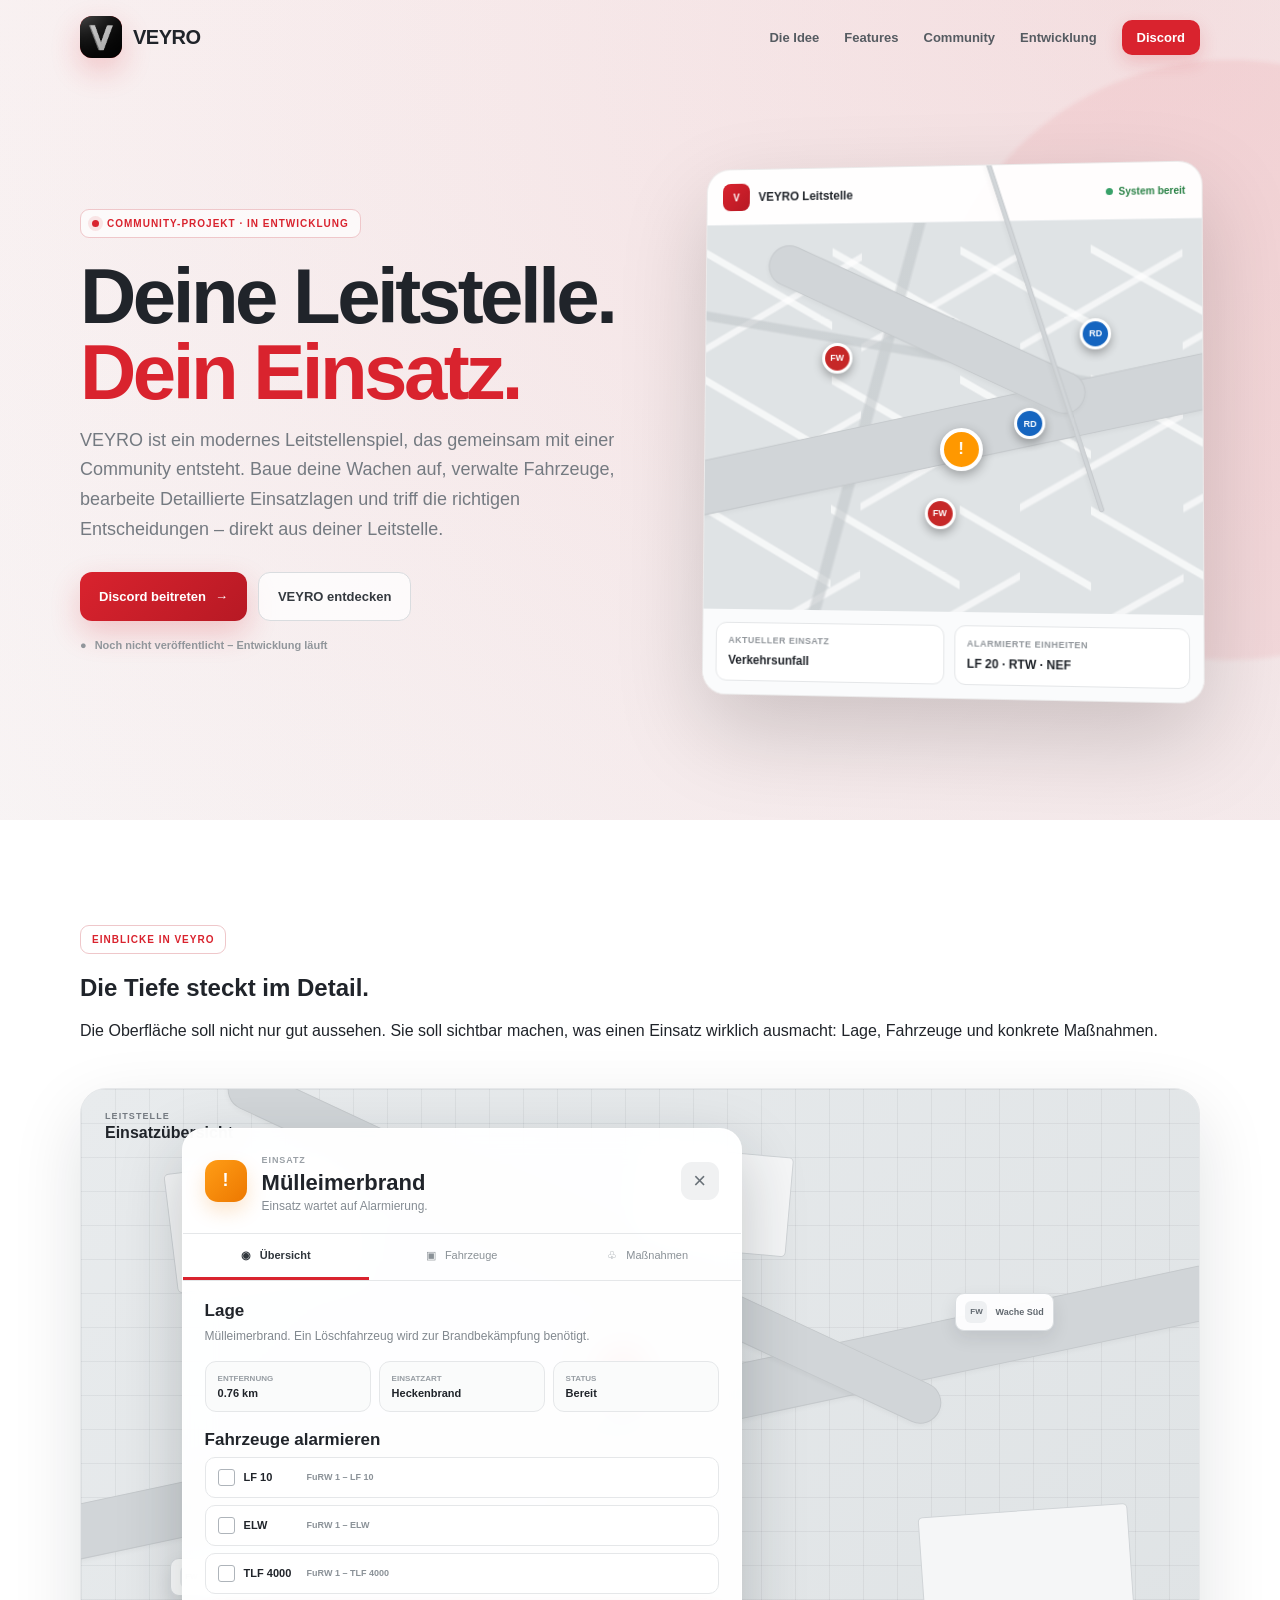
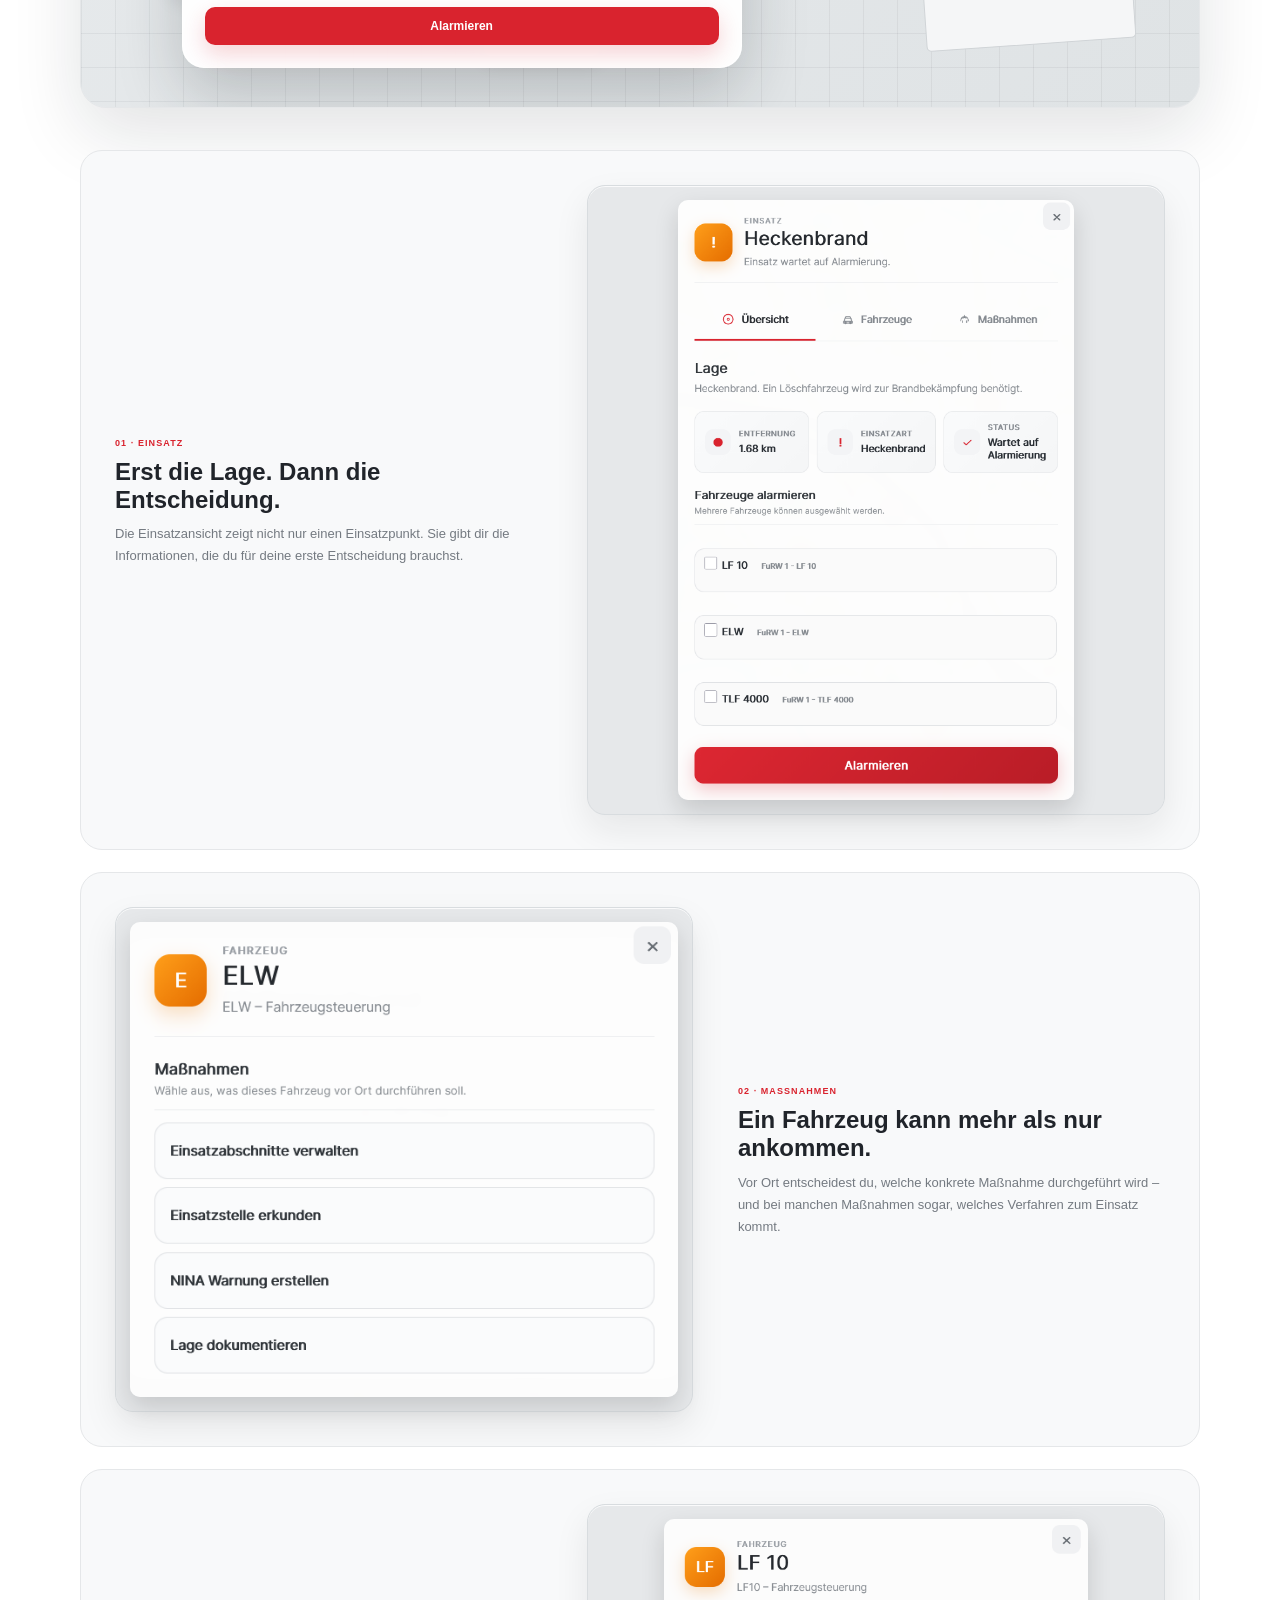
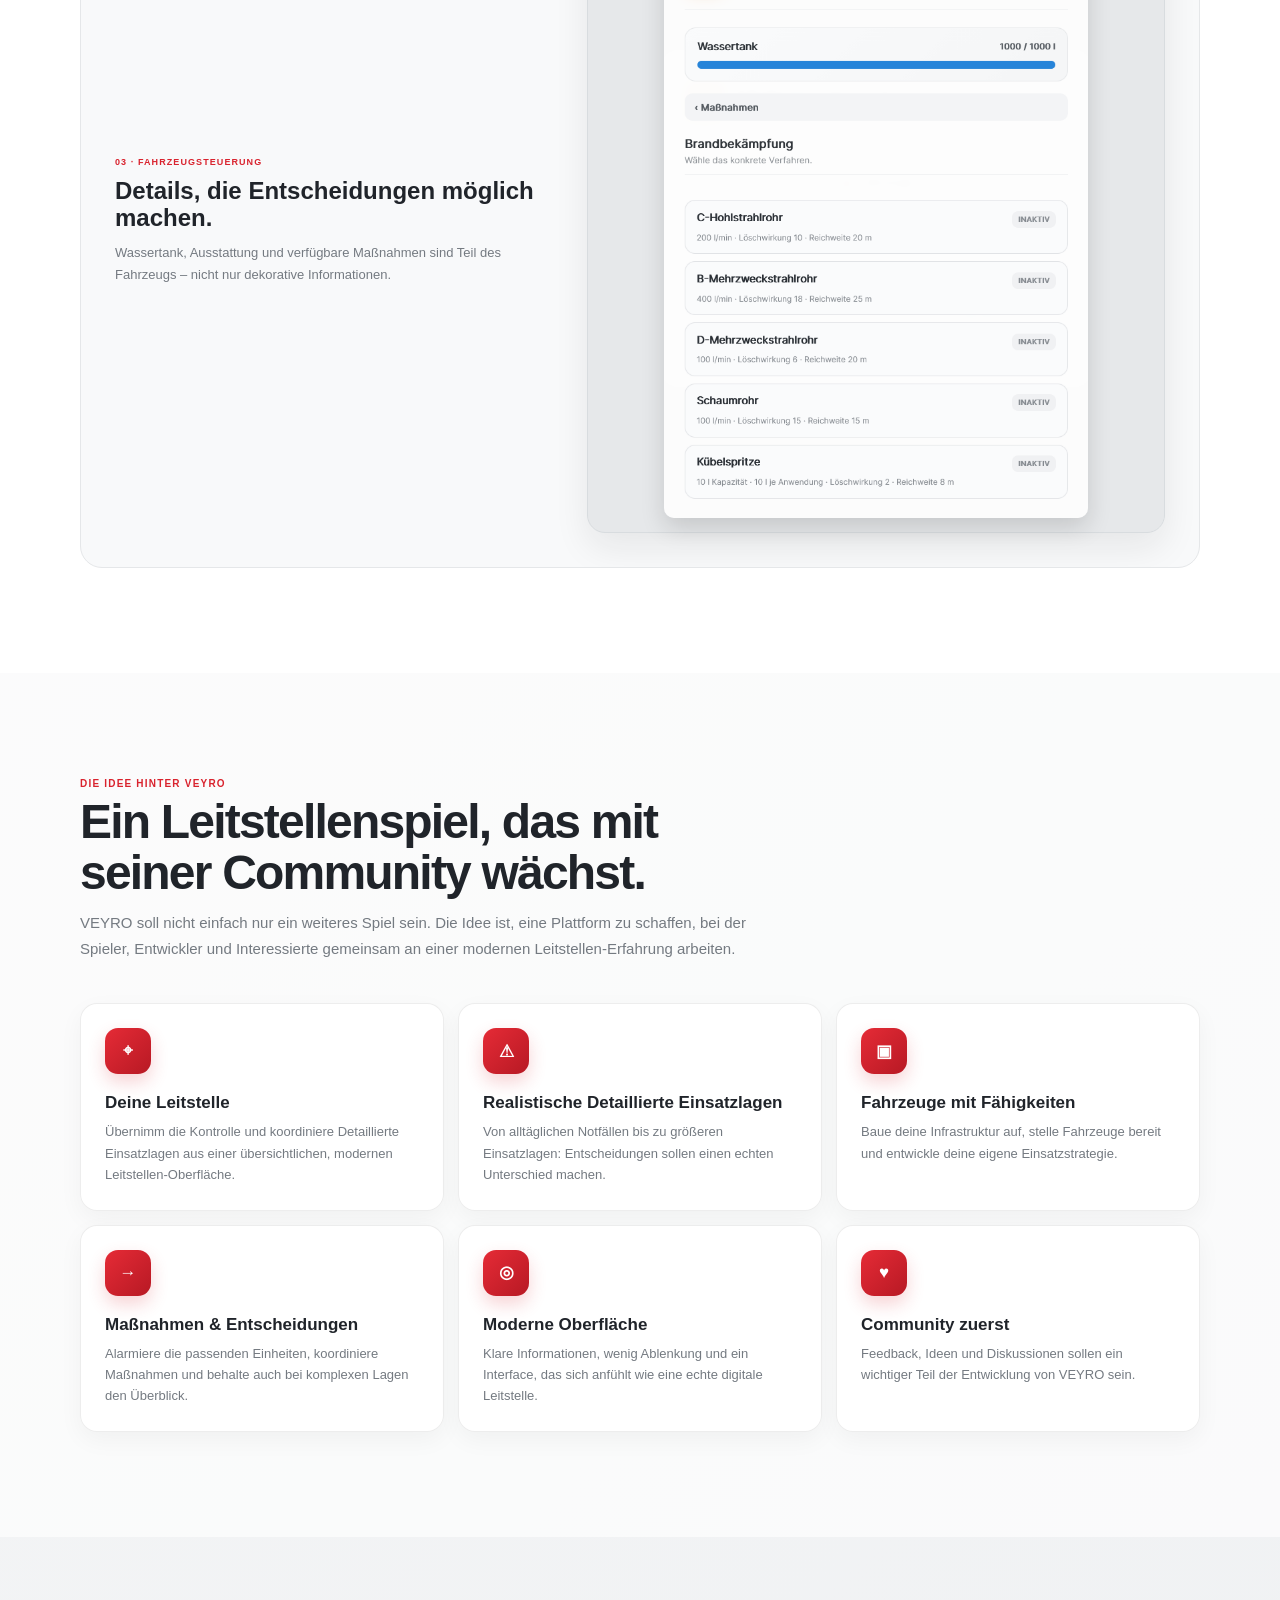
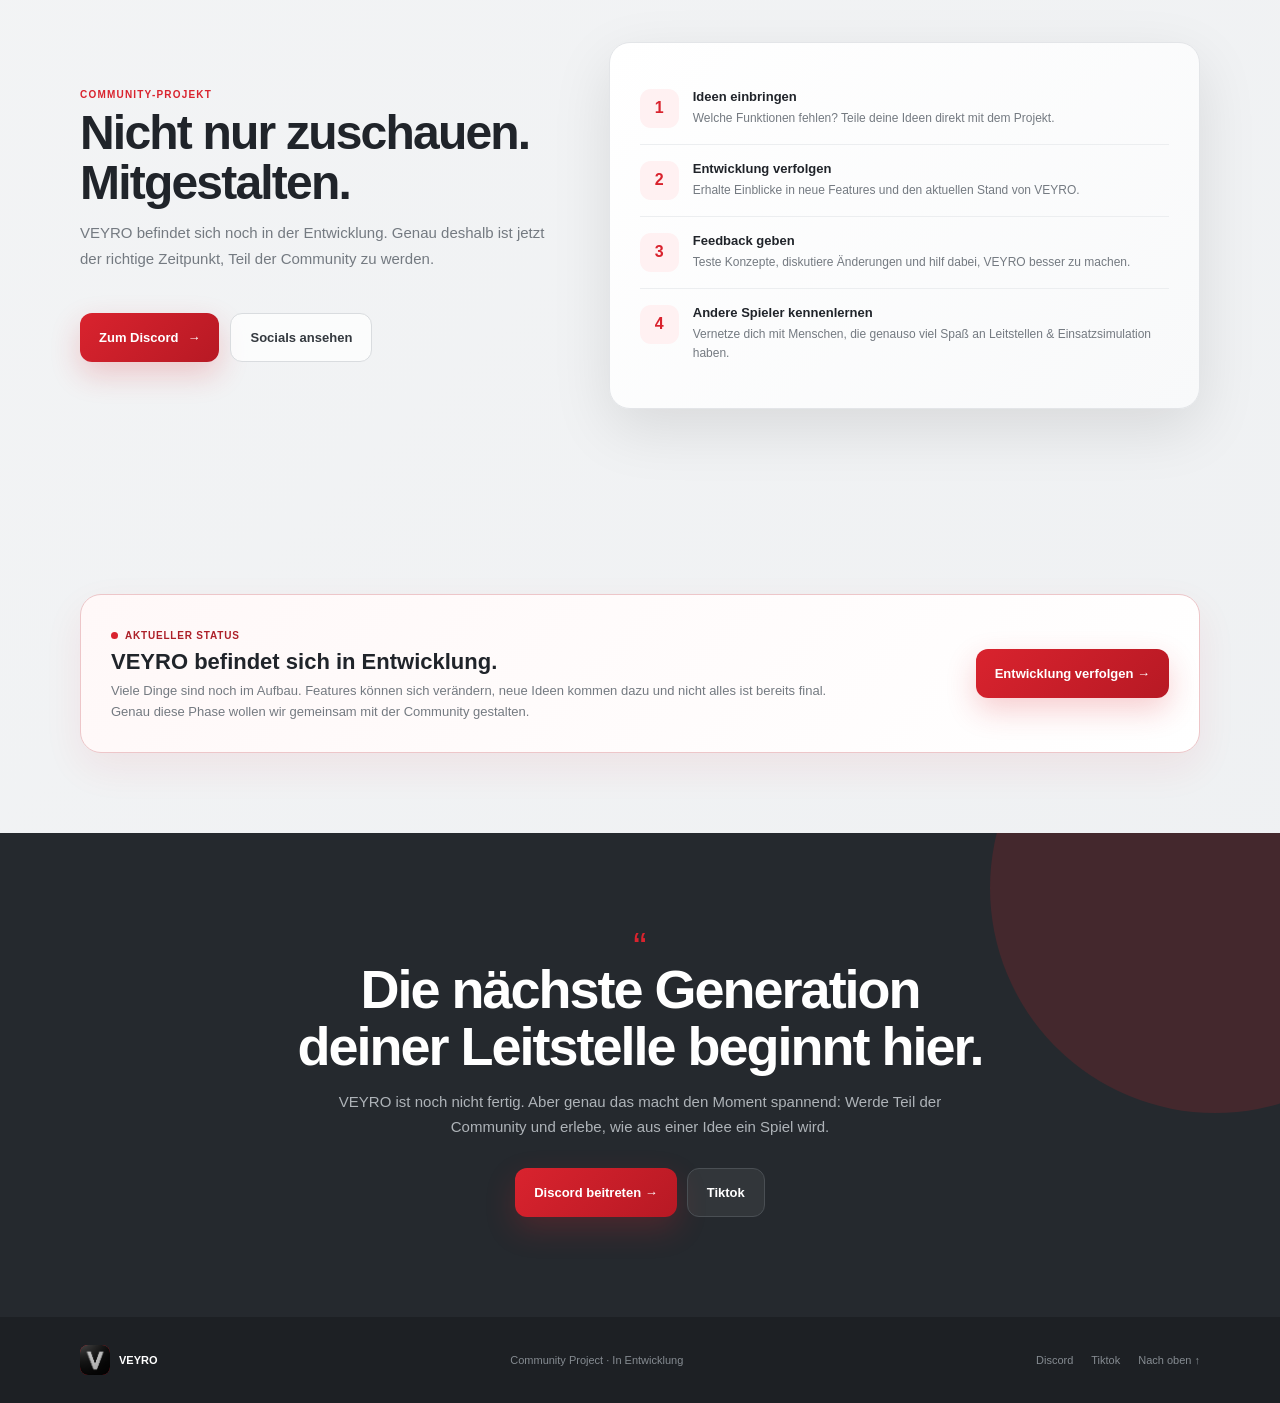
<file: index.html>
<!DOCTYPE html>
<html lang="de">
<head>
    <meta charset="UTF-8">
    <meta name="viewport" content="width=device-width, initial-scale=1.0">
    <meta name="description" content="VEYRO – ein Community-Projekt rund um ein modernes Leitstellenspiel. Noch in Entwicklung. Werde Teil der Community.">
    <meta name="theme-color" content="#d9232e">
    <title>VEYRO – Dein Einsatz. Deine Leitstelle.</title>

    <link rel="stylesheet" href="style.css">

<link rel="manifest" href="./manifest.json">

<meta name="theme-color" content="#111111">

<link rel="icon" href="./icons/icon-192.png">

</head>

<body>

    <!-- NAVIGATION -->
    <header class="navbar" id="navbar">
        <div class="container nav-inner">
            <a class="brand" href="#start" aria-label="VEYRO Startseite">
                <!-- Lege dein Logo als assets/veyro-logo.png ab -->
                <img class="brand-logo" src="assets/veyro-logo.png" alt="VEYRO Logo"
                     onerror="this.style.display='none';this.nextElementSibling.style.display='grid';">
                <span class="brand-logo brand-fallback" style="display:none;">V</span>
                <span class="brand-name">VEYRO</span>
            </a>

            <button class="nav-toggle" id="navToggle" aria-label="Menü öffnen" aria-expanded="false">☰</button>

            <nav class="nav-links" id="navLinks">
                <a href="#idee">Die Idee</a>
                <a href="#features">Features</a>
                <a href="#community">Community</a>
                <a href="#status">Entwicklung</a>
                <a class="nav-discord" href="https://discord.gg/TcWwrp8ya" target="_blank" rel="noopener">Discord</a>
            </nav>
        </div>
    </header>

    <main id="start">

        <!-- HERO -->
        <section class="hero">
            <div class="container hero-grid">
                <div class="reveal">
                    <div class="eyebrow">
                        <span class="eyebrow-dot"></span>
                        Community-Projekt · In Entwicklung
                    </div>

                    <h1>Deine Leitstelle.<br><span>Dein Einsatz.</span></h1>

                    <p class="hero-text">
                        VEYRO ist ein modernes Leitstellenspiel, das gemeinsam mit einer
                        Community entsteht. Baue deine Wachen auf, verwalte Fahrzeuge,
                        bearbeite Detaillierte Einsatzlagen und triff die richtigen Entscheidungen – direkt
                        aus deiner Leitstelle.
                    </p>

                    <div class="hero-actions">
                        <a class="primary-button" href="https://discord.gg/TcWwrp8ya" target="_blank" rel="noopener">
                            Discord beitreten <span>→</span>
                        </a>
                        <a class="secondary-button" href="#idee">
                            VEYRO entdecken
                        </a>
                    </div>

                    <div class="hero-note">
                        <span>●</span>
                        Noch nicht veröffentlicht – Entwicklung läuft
                    </div>
                </div>

                <!-- Visuelle Spielvorschau -->
                <div class="dashboard-wrap reveal">
                    <div class="dashboard">
                        <div class="dashboard-top">
                            <div class="dashboard-title">
                                <div class="mini-icon">V</div>
                                VEYRO Leitstelle
                            </div>
                            <div class="online"><i></i> System bereit</div>
                        </div>

                        <div class="map">
                            <div class="map-road road-1"></div>
                            <div class="map-road road-2"></div>
                            <div class="map-road road-3"></div>

                            <div class="map-marker fire m1">FW</div>
                            <div class="map-marker rescue m2">RD</div>
                            <div class="map-marker fire m3">FW</div>
                            <div class="map-marker rescue m4">RD</div>
                            <div class="incident">!</div>
                        </div>

                        <div class="dashboard-bottom">
                            <div class="dash-card">
                                <small>Aktueller Einsatz</small>
                                <strong>Verkehrsunfall</strong>
                            </div>
                            <div class="dash-card">
                                <small>Alarmierte Einheiten</small>
                                <strong>LF 20 · RTW · NEF</strong>
                            </div>
                        </div>
                    </div>
                </div>
            </div>
        </section>

<section class="product-showcase section" id="einblicke">
  <div class="container">
    <div class="section-heading reveal">
      <span class="eyebrow">EINBLICKE IN VEYRO</span>
      <h2>Die Tiefe steckt im Detail.</h2>
      <p>Die Oberfläche soll nicht nur gut aussehen. Sie soll sichtbar machen, was einen Einsatz wirklich ausmacht: Lage, Fahrzeuge und konkrete Maßnahmen.</p>
    </div>

    <div class="control-preview reveal">
      <div class="control-map">
        <div class="map-grid"></div>
        <div class="map-road road-1"></div>
        <div class="map-road road-2"></div>
        <div class="map-block block-1"></div>
        <div class="map-block block-2"></div>
        <div class="map-block block-3"></div>

        <div class="station station-a"><b>FW</b><span>Wache Nord</span></div>
        <div class="station station-b"><b>FW</b><span>Wache Süd</span></div>
        <div class="station station-c"><b>RW</b><span>Rettungswache</span></div>

        <div class="map-incident">
          <span>!</span>
          <strong>Heckenbrand</strong>
          <small>0.76 km</small>
        </div>

        <div class="map-caption">
          <span>LEITSTELLE</span>
          <strong>Einsatzübersicht</strong>
        </div>
      </div>

      <div class="control-window">
        <div class="window-head">
          <div class="window-icon">!</div>
          <div>
            <span>EINSATZ</span>
            <h3>Mülleimerbrand</h3>
            <p>Einsatz wartet auf Alarmierung.</p>
          </div>
          <button aria-label="Fenster schließen">×</button>
        </div>

        <div class="window-tabs">
          <b>◉ &nbsp; Übersicht</b>
          <span>▣ &nbsp; Fahrzeuge</span>
          <span>♧ &nbsp; Maßnahmen</span>
        </div>

        <div class="window-body">
          <div class="window-section-title">Lage</div>
          <p>Mülleimerbrand. Ein Löschfahrzeug wird zur Brandbekämpfung benötigt.</p>

          <div class="mini-stats">
            <div><small>ENTFERNUNG</small><strong>0.76 km</strong></div>
            <div><small>EINSATZART</small><strong>Heckenbrand</strong></div>
            <div><small>STATUS</small><strong>Bereit</strong></div>
          </div>

          <div class="window-section-title compact">Fahrzeuge alarmieren</div>
          <div class="vehicle-row"><i></i><strong>LF 10</strong><small>FuRW 1 – LF 10</small></div>
          <div class="vehicle-row"><i></i><strong>ELW</strong><small>FuRW 1 – ELW</small></div>
          <div class="vehicle-row"><i></i><strong>TLF 4000</strong><small>FuRW 1 – TLF 4000</small></div>
          <div class="alarm-button">Alarmieren</div>
        </div>
      </div>
    </div>

    <div class="screenshot-grid">
      <article class="screen-card reveal">
        <div class="screen-copy">
          <span>01 · EINSATZ</span>
          <h3>Erst die Lage. Dann die Entscheidung.</h3>
          <p>Die Einsatzansicht zeigt nicht nur einen Einsatzpunkt. Sie gibt dir die Informationen, die du für deine erste Entscheidung brauchst.</p>
        </div>
        <div class="screen-frame">
          <img src="assets/veyro-einsatz.png" alt="VEYRO Einsatzansicht mit Heckenbrand und Fahrzeugauswahl" loading="lazy">
        </div>
      </article>

      <article class="screen-card reverse reveal">
        <div class="screen-copy">
          <span>02 · MASSNAHMEN</span>
          <h3>Ein Fahrzeug kann mehr als nur ankommen.</h3>
          <p>Vor Ort entscheidest du, welche konkrete Maßnahme durchgeführt wird – und bei manchen Maßnahmen sogar, welches Verfahren zum Einsatz kommt.</p>
        </div>
        <div class="screen-frame">
          <img src="assets/veyro-massnahmen.png" alt="VEYRO Maßnahmenansicht des LF 20 mit verschiedenen Löschverfahren" loading="lazy">
        </div>
      </article>

      <article class="screen-card reveal">
        <div class="screen-copy">
          <span>03 · FAHRZEUGSTEUERUNG</span>
          <h3>Details, die Entscheidungen möglich machen.</h3>
          <p>Wassertank, Ausstattung und verfügbare Maßnahmen sind Teil des Fahrzeugs – nicht nur dekorative Informationen.</p>
        </div>
        <div class="screen-frame">
          <img src="assets/veyro-fahrzeug.png" alt="VEYRO Fahrzeugsteuerung des LF 20" loading="lazy">
        </div>
      </article>
    </div>
  </div>
</section>


        <!-- IDEE -->
        <section class="white-section" id="idee">
            <div class="container">
                <div class="section-header reveal">
                    <span class="section-kicker">Die Idee hinter VEYRO</span>
                    <h2>Ein Leitstellenspiel, das mit seiner Community wächst.</h2>
                    <p>
                        VEYRO soll nicht einfach nur ein weiteres Spiel sein. Die Idee ist,
                        eine Plattform zu schaffen, bei der Spieler, Entwickler und
                        Interessierte gemeinsam an einer modernen Leitstellen-Erfahrung
                        arbeiten.
                    </p>
                </div>

                <div class="feature-grid" id="features">
                    <article class="feature-card reveal">
                        <div class="feature-icon">⌖</div>
                        <h3>Deine Leitstelle</h3>
                        <p>
                            Übernimm die Kontrolle und koordiniere Detaillierte Einsatzlagen aus einer
                            übersichtlichen, modernen Leitstellen-Oberfläche.
                        </p>
                    </article>

                    <article class="feature-card reveal">
                        <div class="feature-icon">⚠</div>
                        <h3>Realistische Detaillierte Einsatzlagen</h3>
                        <p>
                            Von alltäglichen Notfällen bis zu größeren Einsatzlagen:
                            Entscheidungen sollen einen echten Unterschied machen.
                        </p>
                    </article>

                    <article class="feature-card reveal">
                        <div class="feature-icon">▣</div>
                        <h3>Fahrzeuge mit Fähigkeiten</h3>
                        <p>
                            Baue deine Infrastruktur auf, stelle Fahrzeuge bereit und
                            entwickle deine eigene Einsatzstrategie.
                        </p>
                    </article>

                    <article class="feature-card reveal">
                        <div class="feature-icon">→</div>
                        <h3>Maßnahmen & Entscheidungen</h3>
                        <p>
                            Alarmiere die passenden Einheiten, koordiniere Maßnahmen und
                            behalte auch bei komplexen Lagen den Überblick.
                        </p>
                    </article>

                    <article class="feature-card reveal">
                        <div class="feature-icon">◎</div>
                        <h3>Moderne Oberfläche</h3>
                        <p>
                            Klare Informationen, wenig Ablenkung und ein Interface, das
                            sich anfühlt wie eine echte digitale Leitstelle.
                        </p>
                    </article>

                    <article class="feature-card reveal">
                        <div class="feature-icon">♥</div>
                        <h3>Community zuerst</h3>
                        <p>
                            Feedback, Ideen und Diskussionen sollen ein wichtiger Teil
                            der Entwicklung von VEYRO sein.
                        </p>
                    </article>
                </div>
            </div>
        </section>

        <!-- COMMUNITY -->
        <section id="community">
            <div class="container community-grid">
                <div class="reveal">
                    <div class="section-header">
                        <span class="section-kicker">Community-Projekt</span>
                        <h2>Nicht nur zuschauen. Mitgestalten.</h2>
                        <p>
                            VEYRO befindet sich noch in der Entwicklung. Genau deshalb ist
                            jetzt der richtige Zeitpunkt, Teil der Community zu werden.
                        </p>
                    </div>

                    <div class="hero-actions">
                        <a class="primary-button" href="https://discord.gg/TcWwrp8ya" target="_blank" rel="noopener">
                            Zum Discord <span>→</span>
                        </a>
                        <a class="secondary-button" href="https://www.tiktok.com/@veyro.leitstelle" target="_blank" rel="noopener">
                            Socials ansehen
                        </a>
                    </div>
                </div>

                <div class="community-panel reveal">
                    <div class="community-row">
                        <div class="community-row-icon">1</div>
                        <div>
                            <strong>Ideen einbringen</strong>
                            <span>Welche Funktionen fehlen? Teile deine Ideen direkt mit dem Projekt.</span>
                        </div>
                    </div>

                    <div class="community-row">
                        <div class="community-row-icon">2</div>
                        <div>
                            <strong>Entwicklung verfolgen</strong>
                            <span>Erhalte Einblicke in neue Features und den aktuellen Stand von VEYRO.</span>
                        </div>
                    </div>

                    <div class="community-row">
                        <div class="community-row-icon">3</div>
                        <div>
                            <strong>Feedback geben</strong>
                            <span>Teste Konzepte, diskutiere Änderungen und hilf dabei, VEYRO besser zu machen.</span>
                        </div>
                    </div>

                    <div class="community-row">
                        <div class="community-row-icon">4</div>
                        <div>
                            <strong>Andere Spieler kennenlernen</strong>
                            <span>Vernetze dich mit Menschen, die genauso viel Spaß an Leitstellen & Einsatzsimulation haben.</span>
                        </div>
                    </div>
                </div>
            </div>
        </section>

        <!-- ENTWICKLUNGSSTATUS -->
        <section class="status-section" id="status">
            <div class="container">
                <div class="status-card reveal">
                    <div>
                        <div class="status-label">Aktueller Status</div>
                        <h3>VEYRO befindet sich in Entwicklung.</h3>
                        <p>
                            Viele Dinge sind noch im Aufbau. Features können sich verändern,
                            neue Ideen kommen dazu und nicht alles ist bereits final.
                            Genau diese Phase wollen wir gemeinsam mit der Community gestalten.
                        </p>
                    </div>

                    <a class="primary-button" href="https://discord.gg/TcWwrp8ya" target="_blank" rel="noopener">
                        Entwicklung verfolgen →
                    </a>
                </div>
            </div>
        </section>

        <!-- QUOTE / CTA -->
        <section class="cta">
            <div class="container cta-inner reveal">
                <div class="quote-mark">“</div>
                <h2>Die nächste Generation deiner Leitstelle beginnt hier.</h2>
                <p>
                    VEYRO ist noch nicht fertig. Aber genau das macht den Moment spannend:
                    Werde Teil der Community und erlebe, wie aus einer Idee ein Spiel wird.
                </p>

                <div class="cta-actions">
                    <a class="primary-button" href="https://discord.gg/TcWwrp8ya" target="_blank" rel="noopener">
                        Discord beitreten →
                    </a>
                    <a class="secondary-button" href="https://www.tiktok.com/@veyro.leitstelle" target="_blank" rel="noopener">
                        Tiktok
                    </a>
                </div>
            </div>
        </section>
    </main>

    <!-- FOOTER -->
    <footer>
        <div class="container footer-inner">
            <div class="footer-brand">
                <img class="brand-logo" src="assets/veyro-logo.png" alt="VEYRO Logo"
                     onerror="this.style.display='none';">
                VEYRO
            </div>

            <div>Community Project · In Entwicklung</div>

            <div class="footer-links">
                <a href="https://discord.gg/TcWwrp8ya" target="_blank" rel="noopener">Discord</a>
                <a href="https://www.tiktok.com/@veyro.leitstelle" target="_blank" rel="noopener">Tiktok</a>
                <a href="#start">Nach oben ↑</a>
            </div>
        </div>
    </footer>
 

        <script
        src="script.js"
    ></script>

    <script>
  if ("serviceWorker" in navigator) {
    window.addEventListener("load", () => {
      navigator.serviceWorker.register("./sw.js")
        .then(() => console.log("Service Worker registriert"))
        .catch(err => console.error("Service Worker Fehler:", err));
    });
  }
</script>
</body>
</html>
</file>
<file: style.css>
* { box-sizing: border-box; }

        :root {
            --red: #d9232e;
            --red-dark: #b71924;
            --red-light: #fff1f2;
            --text: #20242a;
            --muted: #747a81;
            --border: #e5e7e9;
            --surface: rgba(255,255,255,.92);
            --surface-solid: #fff;
            --bg: #f3f4f6;
            --shadow: 0 20px 60px rgba(0,0,0,.10);
            --shadow-red: 0 12px 30px rgba(217,35,46,.22);
        }

        html { scroll-behavior: smooth; }

        body {
            margin: 0;
            font-family: Inter, Arial, Helvetica, sans-serif;
            color: var(--text);
            background:
                radial-gradient(circle at 90% 0%, rgba(211,31,43,.12), transparent 28%),
                linear-gradient(135deg, #fafafa, #eef0f2);
            overflow-x: hidden;
        }

        a { color: inherit; text-decoration: none; }
        button { font: inherit; }

        .container {
            width: min(1120px, calc(100% - 40px));
            margin: 0 auto;
        }

        /* NAVIGATION */
        .navbar {
            position: fixed;
            top: 0;
            left: 0;
            right: 0;
            z-index: 1000;
            padding: 16px 0;
            transition: .25s ease;
        }

        .navbar.scrolled {
            padding: 10px 0;
            background: rgba(255,255,255,.84);
            border-bottom: 1px solid rgba(0,0,0,.06);
            backdrop-filter: blur(16px);
            box-shadow: 0 8px 30px rgba(0,0,0,.06);
        }

        .nav-inner {
            display: flex;
            align-items: center;
            justify-content: space-between;
            gap: 20px;
        }

        .brand {
            display: inline-flex;
            align-items: center;
            gap: 11px;
            font-weight: 900;
            letter-spacing: -.5px;
        }

        .brand-logo {
            width: 42px;
            height: 42px;
            border-radius: 12px;
            object-fit: contain;
            background: linear-gradient(135deg, var(--red), var(--red-dark));
            box-shadow: var(--shadow-red);
        }

        .brand-fallback {
            display: grid;
            place-items: center;
            color: white;
            font-size: 15px;
            font-weight: 900;
        }

        .brand-name { font-size: 20px; }

        .nav-links {
            display: flex;
            align-items: center;
            gap: 25px;
            color: #555b61;
            font-size: 13px;
            font-weight: 750;
        }

        .nav-links a { transition: color .15s ease; }
        .nav-links a:hover { color: var(--red); }

        .nav-discord {
            padding: 10px 15px;
            border-radius: 10px;
            background: var(--red);
            color: white !important;
            box-shadow: 0 7px 18px rgba(217,35,46,.18);
        }

        .nav-toggle {
            display: none;
            border: 0;
            background: #fff;
            border-radius: 10px;
            width: 42px;
            height: 42px;
            cursor: pointer;
            box-shadow: 0 5px 18px rgba(0,0,0,.08);
        }

        /* HERO */
        .hero {
            position: relative;
            min-height: 820px;
            display: flex;
            align-items: center;
            padding: 130px 0 90px;
            overflow: hidden;
        }

        .hero::before {
            content: "";
            position: absolute;
            width: 600px;
            height: 600px;
            right: -250px;
            top: 60px;
            border-radius: 50%;
            background: rgba(217,35,46,.07);
            filter: blur(2px);
        }

        .hero-grid {
            position: relative;
            z-index: 2;
            display: grid;
            grid-template-columns: 1.05fr .95fr;
            align-items: center;
            gap: 65px;
        }

        .eyebrow {
            display: inline-flex;
            align-items: center;
            gap: 8px;
            padding: 8px 11px;
            border: 1px solid #efc7ca;
            border-radius: 9px;
            background: rgba(255,255,255,.7);
            color: var(--red);
            font-size: 10px;
            font-weight: 850;
            letter-spacing: 1px;
            text-transform: uppercase;
        }

        .eyebrow-dot {
            width: 7px;
            height: 7px;
            border-radius: 50%;
            background: var(--red);
            box-shadow: 0 0 0 4px rgba(217,35,46,.10);
        }

        .hero h1 {
            margin: 20px 0 15px;
            max-width: 680px;
            font-size: clamp(48px, 7vw, 78px);
            line-height: .98;
            letter-spacing: -3.5px;
            font-weight: 900;
        }

        .hero h1 span { color: var(--red); }

        .hero-text {
            max-width: 610px;
            margin: 0 0 28px;
            color: var(--muted);
            font-size: 18px;
            line-height: 1.65;
        }

        .hero-actions {
            display: flex;
            flex-wrap: wrap;
            gap: 11px;
        }

        .primary-button,
        .secondary-button {
            display: inline-flex;
            align-items: center;
            justify-content: center;
            gap: 9px;
            min-height: 49px;
            padding: 13px 19px;
            border-radius: 12px;
            font-size: 13px;
            font-weight: 850;
            cursor: pointer;
            transition: transform .15s ease, box-shadow .15s ease, background .15s ease;
        }

        .primary-button {
            border: 0;
            background: linear-gradient(135deg, var(--red), var(--red-dark));
            color: white;
            box-shadow: var(--shadow-red);
        }

        .primary-button:hover {
            transform: translateY(-2px);
            box-shadow: 0 16px 32px rgba(217,35,46,.27);
        }

        .secondary-button {
            border: 1px solid #d9dcdf;
            background: rgba(255,255,255,.75);
            color: #34393f;
        }

        .secondary-button:hover {
            transform: translateY(-2px);
            background: white;
        }

        .hero-note {
            display: flex;
            align-items: center;
            gap: 8px;
            margin-top: 18px;
            color: #91969b;
            font-size: 11px;
            font-weight: 650;
        }

        /* HERO MOCKUP */
        .dashboard-wrap {
            position: relative;
            perspective: 1200px;
        }

        .dashboard {
            position: relative;
            overflow: hidden;
            border: 1px solid rgba(0,0,0,.08);
            border-radius: 24px;
            background: rgba(255,255,255,.94);
            box-shadow: 0 35px 90px rgba(0,0,0,.17);
            transform: rotateY(-5deg) rotateX(2deg);
            transition: transform .5s ease;
        }

        .dashboard:hover { transform: rotateY(0) rotateX(0); }

        .dashboard-top {
            display: flex;
            align-items: center;
            justify-content: space-between;
            padding: 14px 16px;
            border-bottom: 1px solid #eceef0;
        }

        .dashboard-title {
            display: flex;
            align-items: center;
            gap: 9px;
            font-size: 12px;
            font-weight: 850;
        }

        .mini-icon {
            display: grid;
            place-items: center;
            width: 28px;
            height: 28px;
            border-radius: 8px;
            background: linear-gradient(135deg, var(--red), var(--red-dark));
            color: white;
            font-size: 10px;
            font-weight: 900;
        }

        .online {
            display: inline-flex;
            align-items: center;
            gap: 6px;
            color: #288044;
            font-size: 10px;
            font-weight: 800;
        }

        .online i {
            width: 7px;
            height: 7px;
            border-radius: 50%;
            background: #38a169;
        }

        .map {
            position: relative;
            height: 390px;
            background:
                linear-gradient(30deg, transparent 47%, rgba(255,255,255,.7) 48%, rgba(255,255,255,.7) 51%, transparent 52%),
                linear-gradient(150deg, transparent 48%, rgba(255,255,255,.65) 49%, rgba(255,255,255,.65) 51%, transparent 52%),
                #dfe3e5;
            background-size: 130px 130px, 160px 160px, auto;
        }

        .map::after {
            content: "";
            position: absolute;
            inset: 0;
            background:
                linear-gradient(105deg, transparent 35%, rgba(194,199,202,.8) 35.5%, rgba(194,199,202,.8) 37%, transparent 37.5%),
                linear-gradient(10deg, transparent 61%, rgba(194,199,202,.8) 61.5%, rgba(194,199,202,.8) 63%, transparent 63.5%);
            opacity: .75;
        }

        .map-road {
            position: absolute;
            z-index: 2;
            height: 5px;
            border-radius: 99px;
            background: rgba(255,255,255,.85);
            box-shadow: 0 1px 2px rgba(0,0,0,.08);
            transform: rotate(-24deg);
        }

        .road-1 { width: 125%; left: -15%; top: 45%; }
        .road-2 { width: 100%; left: 10%; top: 63%; transform: rotate(18deg); }
        .road-3 { width: 80%; left: 28%; top: 25%; transform: rotate(72deg); }

        .map-marker {
            position: absolute;
            z-index: 5;
            display: grid;
            place-items: center;
            width: 31px;
            height: 31px;
            border: 3px solid white;
            border-radius: 50%;
            color: white;
            font-size: 9px;
            font-weight: 900;
            box-shadow: 0 4px 10px rgba(0,0,0,.3);
        }

        .fire { background: #c62828; }
        .rescue { background: #1565c0; }

        .m1 { left: 24%; top: 31%; }
        .m2 { left: 63%; top: 48%; }
        .m3 { left: 45%; top: 71%; }
        .m4 { left: 76%; top: 25%; }

        .incident {
            position: absolute;
            z-index: 6;
            left: 48%;
            top: 53%;
            display: grid;
            place-items: center;
            width: 43px;
            height: 43px;
            border: 4px solid white;
            border-radius: 50%;
            background: #ff9800;
            color: white;
            font-weight: 900;
            box-shadow: 0 4px 12px rgba(0,0,0,.32);
            animation: pulse 1.8s infinite;
        }

        @keyframes pulse {
            0%,100% { box-shadow: 0 4px 12px rgba(0,0,0,.32), 0 0 0 0 rgba(255,152,0,.28); }
            50% { box-shadow: 0 4px 12px rgba(0,0,0,.32), 0 0 0 11px rgba(255,152,0,0); }
        }

        .dashboard-bottom {
            display: grid;
            grid-template-columns: 1fr 1fr;
            gap: 10px;
            padding: 13px;
            background: #fafbfc;
        }

        .dash-card {
            padding: 12px;
            border: 1px solid #e4e6e8;
            border-radius: 11px;
            background: white;
        }

        .dash-card small {
            display: block;
            margin-bottom: 5px;
            color: #91969b;
            font-size: 9px;
            font-weight: 800;
            text-transform: uppercase;
            letter-spacing: .5px;
        }

        .dash-card strong { font-size: 12px; }

        /* SECTIONS */
        section { padding: 105px 0; }

        .section-header {
            max-width: 680px;
            margin-bottom: 42px;
        }

        .section-kicker {
            display: block;
            margin-bottom: 8px;
            color: var(--red);
            font-size: 10px;
            font-weight: 850;
            letter-spacing: 1.2px;
            text-transform: uppercase;
        }

        .section-header h2 {
            margin: 0 0 12px;
            font-size: clamp(32px, 5vw, 48px);
            line-height: 1.05;
            letter-spacing: -1.8px;
        }

        .section-header p {
            margin: 0;
            color: var(--muted);
            font-size: 15px;
            line-height: 1.7;
        }

        .white-section { background: rgba(255,255,255,.66); }

        /* FEATURES */
        .feature-grid {
            display: grid;
            grid-template-columns: repeat(3, 1fr);
            gap: 14px;
        }

        .feature-card {
            position: relative;
            padding: 24px;
            border: 1px solid rgba(0,0,0,.07);
            border-radius: 17px;
            background: rgba(255,255,255,.88);
            box-shadow: 0 8px 25px rgba(0,0,0,.045);
            transition: transform .2s ease, box-shadow .2s ease;
        }

        .feature-card:hover {
            transform: translateY(-5px);
            box-shadow: 0 18px 38px rgba(0,0,0,.09);
        }

        .feature-icon {
            display: grid;
            place-items: center;
            width: 46px;
            height: 46px;
            margin-bottom: 19px;
            border-radius: 13px;
            background: linear-gradient(135deg, #e52b36, #b71924);
            color: white;
            font-size: 17px;
            font-weight: 900;
            box-shadow: 0 8px 18px rgba(217,35,46,.2);
        }

        .feature-card h3 {
            margin: 0 0 8px;
            font-size: 17px;
        }

        .feature-card p {
            margin: 0;
            color: var(--muted);
            font-size: 13px;
            line-height: 1.65;
        }

        /* COMMUNITY */
        .community-grid {
            display: grid;
            grid-template-columns: .9fr 1.1fr;
            gap: 45px;
            align-items: center;
        }

        .community-panel {
            padding: 30px;
            border: 1px solid #e3e5e8;
            border-radius: 21px;
            background: linear-gradient(135deg, #fff, #f8f9fa);
            box-shadow: var(--shadow);
        }

        .community-row {
            display: flex;
            gap: 14px;
            padding: 16px 0;
            border-bottom: 1px solid #eceef0;
        }

        .community-row:last-child { border-bottom: 0; }

        .community-row-icon {
            display: grid;
            place-items: center;
            flex: 0 0 39px;
            width: 39px;
            height: 39px;
            border-radius: 11px;
            background: var(--red-light);
            color: var(--red);
            font-weight: 900;
        }

        .community-row strong {
            display: block;
            margin-bottom: 4px;
            font-size: 13px;
        }

        .community-row span {
            color: var(--muted);
            font-size: 12px;
            line-height: 1.5;
        }

        .quote {
            position: relative;
            padding: 30px;
            border-radius: 21px;
            background: #25292e;
            color: white;
            overflow: hidden;
        }

        .quote::after {
            content: "VEYRO";
            position: absolute;
            right: -10px;
            bottom: -40px;
            color: rgba(255,255,255,.035);
            font-size: 105px;
            font-weight: 900;
            letter-spacing: -7px;
        }

        .quote-mark {
            color: var(--red);
            font-size: 40px;
            line-height: .7;
        }

        .quote p {
            position: relative;
            z-index: 2;
            margin: 15px 0 22px;
            max-width: 520px;
            font-size: 21px;
            line-height: 1.45;
            font-weight: 750;
            letter-spacing: -.4px;
        }

        .quote small {
            position: relative;
            z-index: 2;
            color: #aeb3b8;
            font-size: 11px;
        }

        /* STATUS */
        .status-section {
            padding-top: 80px;
            padding-bottom: 80px;
        }

        .status-card {
            display: grid;
            grid-template-columns: 1fr auto;
            align-items: center;
            gap: 30px;
            padding: 30px;
            border: 1px solid #edc6c9;
            border-radius: 21px;
            background: linear-gradient(135deg, #fff8f8, #fff);
            box-shadow: 0 15px 40px rgba(217,35,46,.07);
        }

        .status-label {
            display: inline-flex;
            align-items: center;
            gap: 7px;
            margin-bottom: 8px;
            color: #ad2029;
            font-size: 10px;
            font-weight: 850;
            text-transform: uppercase;
            letter-spacing: .8px;
        }

        .status-label::before {
            content: "";
            width: 7px;
            height: 7px;
            border-radius: 50%;
            background: var(--red);
        }

        .status-card h3 {
            margin: 0 0 6px;
            font-size: 22px;
        }

        .status-card p {
            margin: 0;
            max-width: 720px;
            color: var(--muted);
            font-size: 13px;
            line-height: 1.6;
        }

        /* CTA */
        .cta {
            position: relative;
            padding: 100px 0;
            background: #25292e;
            color: white;
            overflow: hidden;
        }

        .cta::before {
            content: "";
            position: absolute;
            width: 450px;
            height: 450px;
            right: -160px;
            top: -170px;
            border-radius: 50%;
            background: rgba(217,35,46,.17);
        }

        .cta-inner {
            position: relative;
            z-index: 2;
            text-align: center;
        }

        .cta h2 {
            margin: 0 auto 14px;
            max-width: 720px;
            font-size: clamp(34px, 5vw, 54px);
            letter-spacing: -2px;
            line-height: 1.05;
        }

        .cta p {
            max-width: 620px;
            margin: 0 auto 28px;
            color: #aeb3b8;
            font-size: 15px;
            line-height: 1.7;
        }

        .cta-actions {
            display: flex;
            justify-content: center;
            flex-wrap: wrap;
            gap: 10px;
        }

        .cta .secondary-button {
            border-color: #4a4f54;
            background: rgba(255,255,255,.06);
            color: white;
        }

        /* FOOTER */
        footer {
            padding: 28px 0;
            background: #1d2024;
            color: #858b91;
            font-size: 11px;
        }

        .footer-inner {
            display: flex;
            justify-content: space-between;
            align-items: center;
            gap: 20px;
        }

        .footer-brand {
            display: flex;
            align-items: center;
            gap: 9px;
            color: white;
            font-weight: 850;
        }

        .footer-brand .brand-logo {
            width: 30px;
            height: 30px;
            border-radius: 8px;
            box-shadow: none;
        }

        .footer-links {
            display: flex;
            gap: 18px;
        }

        .footer-links a:hover { color: white; }

        /* SCROLL REVEAL */
        .reveal {
            opacity: 0;
            transform: translateY(25px);
            transition: opacity .65s ease, transform .65s ease;
        }

        .reveal.visible {
            opacity: 1;
            transform: translateY(0);
        }

        /* RESPONSIVE */
        @media (max-width: 900px) {
            .hero-grid,
            .community-grid {
                grid-template-columns: 1fr;
            }

            .hero {
                min-height: auto;
                padding-top: 130px;
            }

            .dashboard-wrap {
                max-width: 650px;
                width: 100%;
                margin: 10px auto 0;
            }

            .feature-grid {
                grid-template-columns: repeat(2, 1fr);
            }
        }

        @media (max-width: 680px) {
            .container { width: min(100% - 30px, 1120px); }

            .nav-links {
                position: absolute;
                top: 62px;
                left: 15px;
                right: 15px;
                display: none;
                flex-direction: column;
                align-items: stretch;
                gap: 4px;
                padding: 10px;
                border: 1px solid #e5e7e9;
                border-radius: 14px;
                background: rgba(255,255,255,.96);
                box-shadow: 0 15px 35px rgba(0,0,0,.12);
                backdrop-filter: blur(15px);
            }

            .nav-links.open { display: flex; }
            .nav-links a { padding: 12px; border-radius: 9px; }
            .nav-links a:hover { background: #f6f7f8; }
            .nav-discord { text-align: center; }

            .nav-toggle {
                display: grid;
                place-items: center;
                font-size: 19px;
            }

            .hero {
                padding: 110px 0 65px;
            }

            .hero h1 {
                font-size: clamp(43px, 14vw, 64px);
                letter-spacing: -2.7px;
            }

            .hero-text { font-size: 15px; }

            .hero-actions > * {
                width: 100%;
            }

            .dashboard {
                transform: none;
                border-radius: 18px;
            }

            .map { height: 300px; }

            section { padding: 75px 0; }

            .feature-grid {
                grid-template-columns: 1fr;
            }

            .community-grid { gap: 20px; }

            .status-card {
                grid-template-columns: 1fr;
                padding: 23px;
            }

            .status-card .primary-button { width: 100%; }

            .footer-inner {
                flex-direction: column;
                align-items: flex-start;
            }

            .footer-links { flex-wrap: wrap; }
        }

        @media (prefers-reduced-motion: reduce) {
            html { scroll-behavior: auto; }
            *, *::before, *::after {
                animation-duration: .01ms !important;
                transition-duration: .01ms !important;
            }
        }
    
/* --- VEYRO depth-focused incident preview --- */
.hero h1 span { color: var(--red); }
.incident-preview {
  background: rgba(255,255,255,.94);
  border: 1px solid var(--border);
  border-radius: 24px;
  box-shadow: 0 24px 70px rgba(24,30,38,.12);
  overflow: hidden;
}
.incident-top {
  padding: 22px 24px;
  display:flex;
  align-items:flex-start;
  justify-content:space-between;
  gap:20px;
  border-bottom:1px solid var(--border);
}
.incident-top h3 { margin:6px 0 5px; font-size:18px; }
.incident-top p { margin:0; color:var(--muted); font-size:13px; }
.incident-status {
  padding:7px 10px;
  border-radius:999px;
  background:#fff0f1;
  color:var(--red);
  font-size:10px;
  font-weight:800;
  letter-spacing:.08em;
  white-space:nowrap;
}
.incident-layout { display:grid; grid-template-columns:1.05fr .95fr; min-height:370px; }
.incident-scene {
  position:relative;
  overflow:hidden;
  background:#e9ecef;
  min-height:370px;
}
.scene-grid {
  position:absolute; inset:0;
  background-image:linear-gradient(rgba(32,36,42,.045) 1px,transparent 1px),
                    linear-gradient(90deg,rgba(32,36,42,.045) 1px,transparent 1px);
  background-size:30px 30px;
}
.street-line {
  position:absolute; left:-8%; right:-8%; top:52%;
  height:42px; transform:rotate(-12deg);
  background:#d5d8db;
  border-top:1px solid #c8ccd0; border-bottom:1px solid #c8ccd0;
}
.building {
  position:absolute; background:#f8f9fa; border:1px solid #c7cbd0;
  box-shadow:0 12px 24px rgba(20,25,30,.08);
  border-radius:6px; width:125px; height:92px;
  display:flex; align-items:flex-end; justify-content:space-between;
  padding:10px; color:#7a8087; font-size:9px; font-weight:800;
}
.building-a { left:28%; top:24%; transform:rotate(-5deg); }
.building-b { left:56%; top:53%; width:100px; height:70px; transform:rotate(8deg); }
.building-a b {
  width:20px; height:20px; border-radius:50%; background:var(--red); color:white;
  display:grid; place-items:center; font-size:12px;
  box-shadow:0 0 0 8px rgba(217,35,46,.12);
}
.scene-point { position:absolute; width:12px; height:12px; border-radius:50%; box-shadow:0 0 0 6px rgba(255,255,255,.7); }
.point-red { left:42%; top:39%; background:var(--red); }
.point-blue { left:67%; top:64%; background:#3b82f6; }
.scene-label {
  position:absolute; font-size:9px; font-weight:800; letter-spacing:.08em;
  background:rgba(255,255,255,.9); border:1px solid var(--border);
  padding:6px 8px; border-radius:6px; box-shadow:0 5px 15px rgba(0,0,0,.07);
}
.label-fire { left:47%; top:30%; color:var(--red); }
.label-access { left:70%; top:69%; color:#4b5563; }
.incident-actions { padding:20px; background:#fbfbfc; }
.action-head { display:flex; justify-content:space-between; margin-bottom:10px; font-weight:800; }
.action-head small { color:var(--muted); font-weight:700; }
.action {
  display:grid; grid-template-columns:32px 1fr auto; gap:10px; align-items:center;
  padding:11px 10px; border:1px solid var(--border); border-radius:12px;
  background:#fff; margin-top:8px; transition:.2s ease;
}
.action:hover { transform:translateY(-1px); box-shadow:0 8px 18px rgba(20,25,30,.06); }
.action-icon { width:30px; height:30px; display:grid; place-items:center; border-radius:8px; background:#f0f1f3; font-size:9px; font-weight:900; color:#697078; }
.action strong { display:block; font-size:12px; }
.action small { display:block; margin-top:3px; color:var(--muted); font-size:10px; }
.action i { font-style:normal; font-size:9px; font-weight:800; color:#7b8289; }
.action.active .action-icon { background:#fff0f1; color:var(--red); }
.action.active i { color:var(--red); }
.detail-note {
  display:flex; gap:9px; margin-top:12px; padding:11px; border-radius:10px;
  background:#f4f5f6; border:1px solid var(--border);
}
.detail-note span { width:20px; height:20px; border-radius:50%; background:var(--red); color:#fff; display:grid; place-items:center; font-weight:900; font-size:11px; flex:none; }
.detail-note p { margin:0; font-size:10px; line-height:1.5; color:var(--muted); }
.detail-note strong { color:var(--text); }

.depth-section { background:#f7f8f9; }
.depth-grid { display:grid; grid-template-columns:repeat(2,1fr); gap:16px; margin-top:42px; }
.depth-card {
  position:relative; padding:28px; background:#fff; border:1px solid var(--border);
  border-radius:18px; box-shadow:0 10px 30px rgba(20,25,30,.05);
}
.depth-main { grid-column:span 2; display:grid; grid-template-columns:70px 1fr; gap:10px 20px; }
.depth-number { color:var(--red); font-size:11px; font-weight:900; letter-spacing:.1em; }
.depth-card h3 { margin:0 0 10px; font-size:20px; }
.depth-card p { color:var(--muted); line-height:1.7; margin:0; }
.capability-list { grid-column:2; display:flex; flex-wrap:wrap; gap:7px; margin-top:6px; }
.capability-list span { background:#f1f2f4; border:1px solid #e1e3e6; border-radius:999px; padding:7px 10px; font-size:10px; font-weight:800; color:#555c63; }

@media (max-width: 760px) {
  .incident-layout { grid-template-columns:1fr; }
  .incident-scene { min-height:270px; }
  .depth-grid { grid-template-columns:1fr; }
  .depth-main { grid-column:auto; display:block; }
  .depth-main .depth-number { display:block; margin-bottom:12px; }
  .capability-list { margin-top:20px; }
}


/* --- Product / UI showcase --- */
.product-showcase { background:#fff; }
.control-preview {
  position:relative;
  min-height:620px;
  margin-top:48px;
  border:1px solid var(--border);
  border-radius:26px;
  overflow:hidden;
  background:#e9ecef;
  box-shadow:0 25px 70px rgba(20,25,30,.12);
}
.control-map {
  position:absolute; inset:0;
  overflow:hidden;
  background:linear-gradient(135deg,#e8ebed,#dfe3e5);
}
.map-grid {
  position:absolute; inset:0;
  background-image:linear-gradient(rgba(32,36,42,.055) 1px,transparent 1px),
                    linear-gradient(90deg,rgba(32,36,42,.055) 1px,transparent 1px);
  background-size:34px 34px;
}
.map-road {
  position:absolute; background:#d1d5d8; border:1px solid #c5c9cc;
  box-shadow:0 2px 5px rgba(0,0,0,.04);
}
.road-1 { width:120%; height:55px; left:-10%; top:48%; transform:rotate(-12deg); }
.road-2 { width:70%; height:42px; right:-5%; top:22%; transform:rotate(25deg); }
.map-block { position:absolute; background:#f5f6f7; border:1px solid #d0d4d7; border-radius:5px; }
.block-1 { width:180px;height:120px;left:8%;top:12%;transform:rotate(-7deg); }
.block-2 { width:150px;height:100px;left:50%;top:10%;transform:rotate(5deg); }
.block-3 { width:210px;height:135px;right:6%;bottom:10%;transform:rotate(-4deg); }
.station {
  position:absolute; z-index:2; display:flex; align-items:center; gap:8px;
  padding:7px 9px; background:rgba(255,255,255,.94); border:1px solid #d9dde0;
  border-radius:9px; box-shadow:0 7px 18px rgba(20,25,30,.09); font-size:9px; font-weight:800;
}
.station b { display:grid;place-items:center;width:22px;height:22px;border-radius:6px;background:#eef0f2;color:#626970;font-size:8px; }
.station span { color:#626970; }
.station-a { left:8%; bottom:18%; }
.station-b { right:13%; top:33%; }
.station-c { left:36%; bottom:8%; }
.map-incident {
  position:absolute; z-index:3; left:45%; top:42%; display:flex; flex-direction:column;
  align-items:center; gap:4px;
}
.map-incident span {
  display:grid; place-items:center; width:42px;height:42px;border-radius:50%;
  background:var(--red); color:#fff; font-size:18px; font-weight:900;
  box-shadow:0 0 0 10px rgba(217,35,46,.12),0 10px 25px rgba(217,35,46,.25);
}
.map-incident strong { background:#fff;padding:5px 7px;border-radius:6px;font-size:10px;box-shadow:0 5px 15px rgba(0,0,0,.08); }
.map-incident small { color:#70777d;font-size:9px;font-weight:800; }
.map-caption { position:absolute; top:22px; left:24px; z-index:2; display:flex;flex-direction:column; }
.map-caption span { font-size:9px;font-weight:900;letter-spacing:.12em;color:#747a81; }
.map-caption strong { margin-top:3px;font-size:16px; }

.control-window {
  position:absolute; z-index:5; width:min(560px,52%); left:9%; top:50%; transform:translateY(-50%);
  background:rgba(255,255,255,.96); border:1px solid rgba(255,255,255,.8); border-radius:22px;
  box-shadow:0 25px 65px rgba(25,30,35,.22); backdrop-filter:blur(15px);
}
.window-head { display:flex;align-items:center;gap:15px;padding:20px 22px;border-bottom:1px solid var(--border); }
.window-icon { flex:none;width:42px;height:42px;border-radius:13px;background:linear-gradient(135deg,#ff9d16,#ed7800);display:grid;place-items:center;color:#fff;font-weight:900;font-size:18px;box-shadow:0 9px 20px rgba(240,125,0,.2); }
.window-head span { color:#9aa0a6;font-size:9px;font-weight:900;letter-spacing:.1em; }
.window-head h3 { margin:3px 0 3px;font-size:22px; }
.window-head p { margin:0;color:#858c93;font-size:12px; }
.window-head button { margin-left:auto;border:0;background:#f0f1f2;color:#697178;width:38px;height:38px;border-radius:11px;font-size:22px; }
.window-tabs { display:grid;grid-template-columns:repeat(3,1fr);border-bottom:1px solid var(--border); }
.window-tabs > * { padding:15px 8px;text-align:center;font-size:11px;color:#8a9197; }
.window-tabs b { color:#30363c;border-bottom:3px solid var(--red); }
.window-body { padding:20px 22px 22px; }
.window-section-title { font-size:17px;font-weight:850; }
.window-section-title.compact { margin-top:18px; }
.window-body > p { margin:6px 0 16px;color:#81888f;font-size:12px;line-height:1.5; }
.mini-stats { display:grid;grid-template-columns:repeat(3,1fr);gap:8px; }
.mini-stats div { padding:12px;border:1px solid var(--border);border-radius:11px;background:#fafbfb; }
.mini-stats small { display:block;color:#979da3;font-size:8px;font-weight:900; }
.mini-stats strong { display:block;margin-top:4px;font-size:11px; }
.vehicle-row { display:grid;grid-template-columns:18px 55px 1fr;align-items:center;gap:8px;padding:11px 12px;border:1px solid var(--border);border-radius:10px;margin-top:7px;background:#fff; }
.vehicle-row i { width:17px;height:17px;border:1px solid #aeb4ba;border-radius:3px; }
.vehicle-row strong { font-size:11px; }
.vehicle-row small { color:#8b9298;font-size:9px;font-weight:700; }
.alarm-button { margin-top:13px;padding:12px;text-align:center;background:var(--red);color:#fff;border-radius:10px;font-size:12px;font-weight:850;box-shadow:0 9px 22px rgba(217,35,46,.2); }

.screenshot-grid { display:grid;gap:22px;margin-top:42px; }
.screen-card {
  display:grid;grid-template-columns:.85fr 1.15fr;align-items:center;gap:45px;
  padding:34px;border:1px solid var(--border);border-radius:22px;background:#f8f9fa;
  overflow:hidden;
}
.screen-card.reverse { grid-template-columns:1.15fr .85fr; }
.screen-card.reverse .screen-copy { order:2; }
.screen-copy span { color:var(--red);font-size:9px;font-weight:900;letter-spacing:.12em; }
.screen-copy h3 { margin:8px 0 10px;font-size:24px;line-height:1.15; }
.screen-copy p { margin:0;color:var(--muted);font-size:13px;line-height:1.7;max-width:430px; }
.screen-frame {
  min-height:410px;display:flex;align-items:center;justify-content:center;padding:14px;
  background:#e6e8ea;border:1px solid #d8dcdf;border-radius:18px;
  box-shadow:inset 0 1px rgba(255,255,255,.8),0 15px 35px rgba(20,25,30,.08);
}
.screen-frame img { display:block;max-width:100%;max-height:600px;width:auto;height:auto;border-radius:10px;box-shadow:0 10px 25px rgba(0,0,0,.14); }

@media (max-width: 900px) {
  .control-preview { min-height:760px; }
  .control-map { height:100%; }
  .control-window { width:min(600px,82%); left:9%; }
  .screen-card,.screen-card.reverse { grid-template-columns:1fr;gap:25px; }
  .screen-card.reverse .screen-copy { order:0; }
}
@media (max-width: 600px) {
  .control-preview { min-height:720px; }
  .control-window { width:92%;left:4%;top:53%; }
  .map-block { opacity:.55; }
  .station { transform:scale(.85); transform-origin:center; }
  .station-b { right:3%; }
  .station-c { left:12%; }
  .window-head { padding:16px; }
  .window-body { padding:16px; }
  .mini-stats { grid-template-columns:1fr; }
  .vehicle-row { grid-template-columns:18px 50px 1fr; }
  .screen-card { padding:20px; }
  .screen-frame { min-height:280px; }
}
</file>
